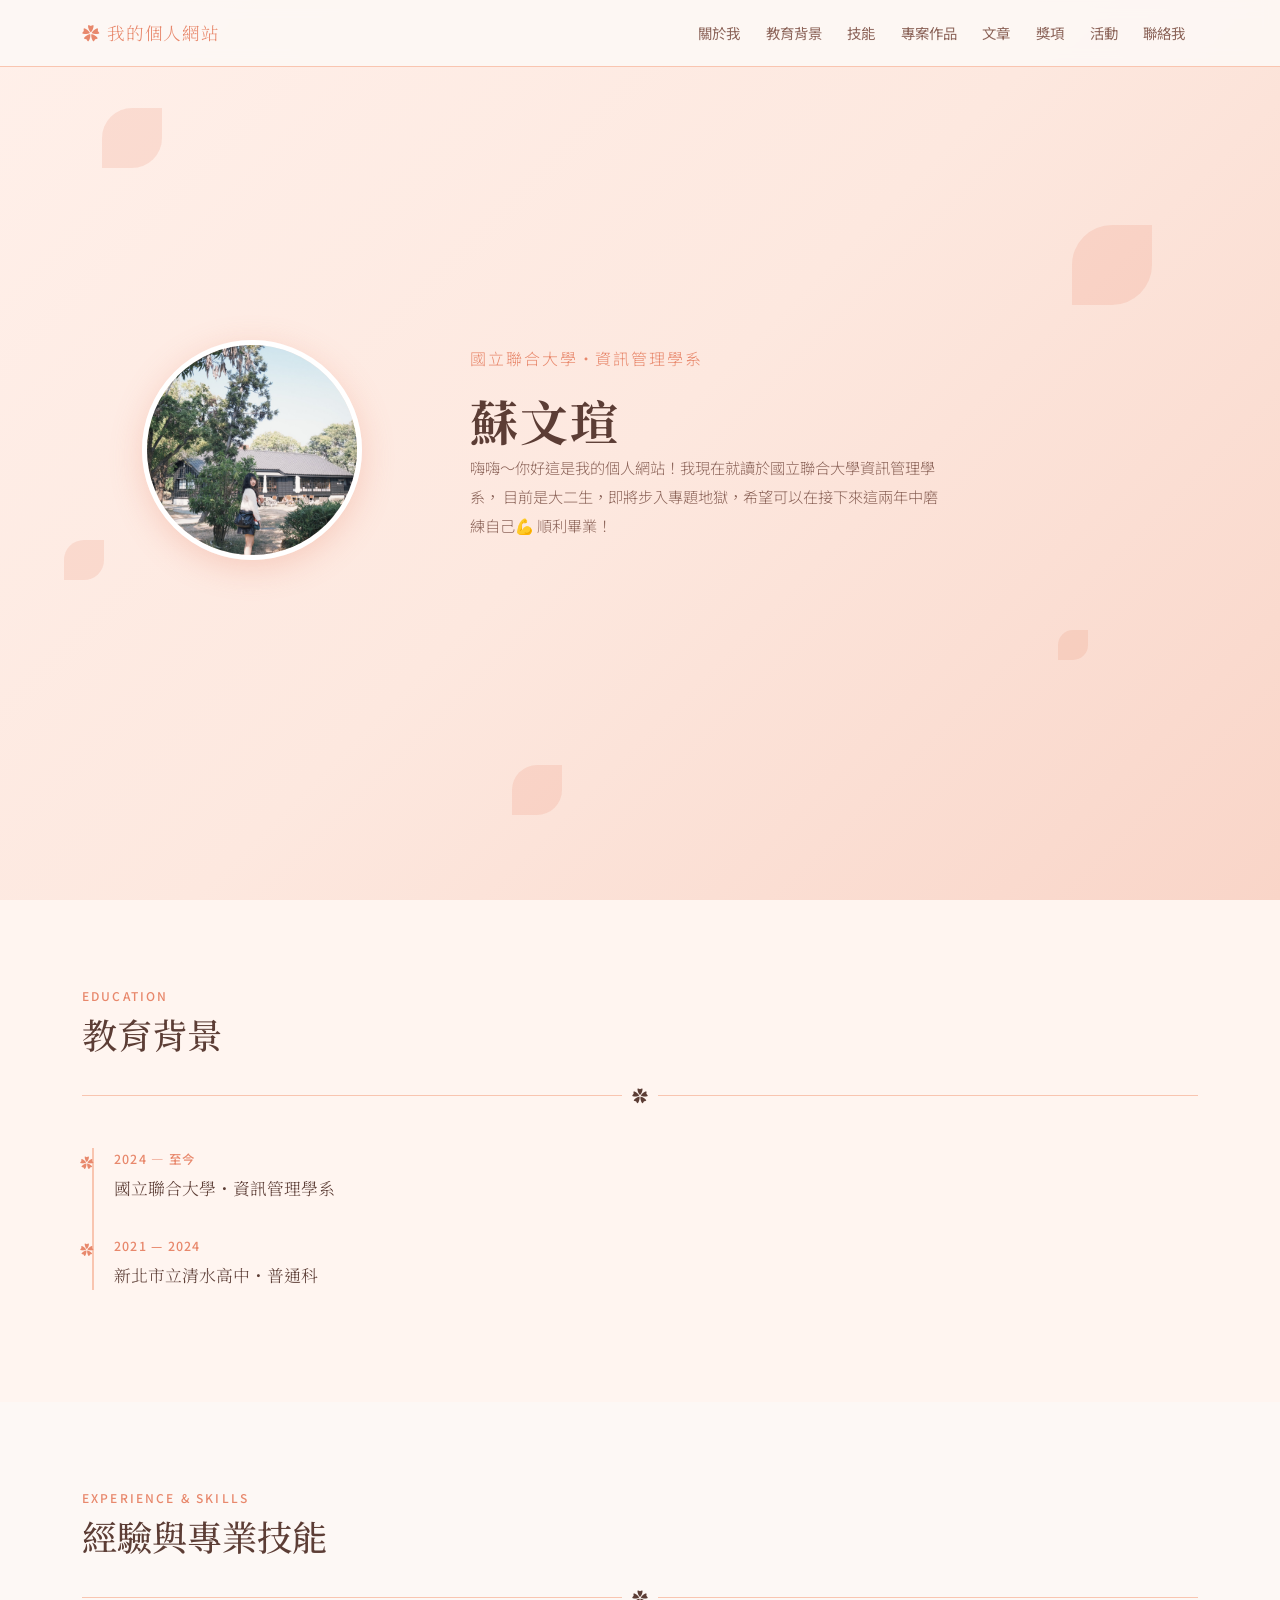
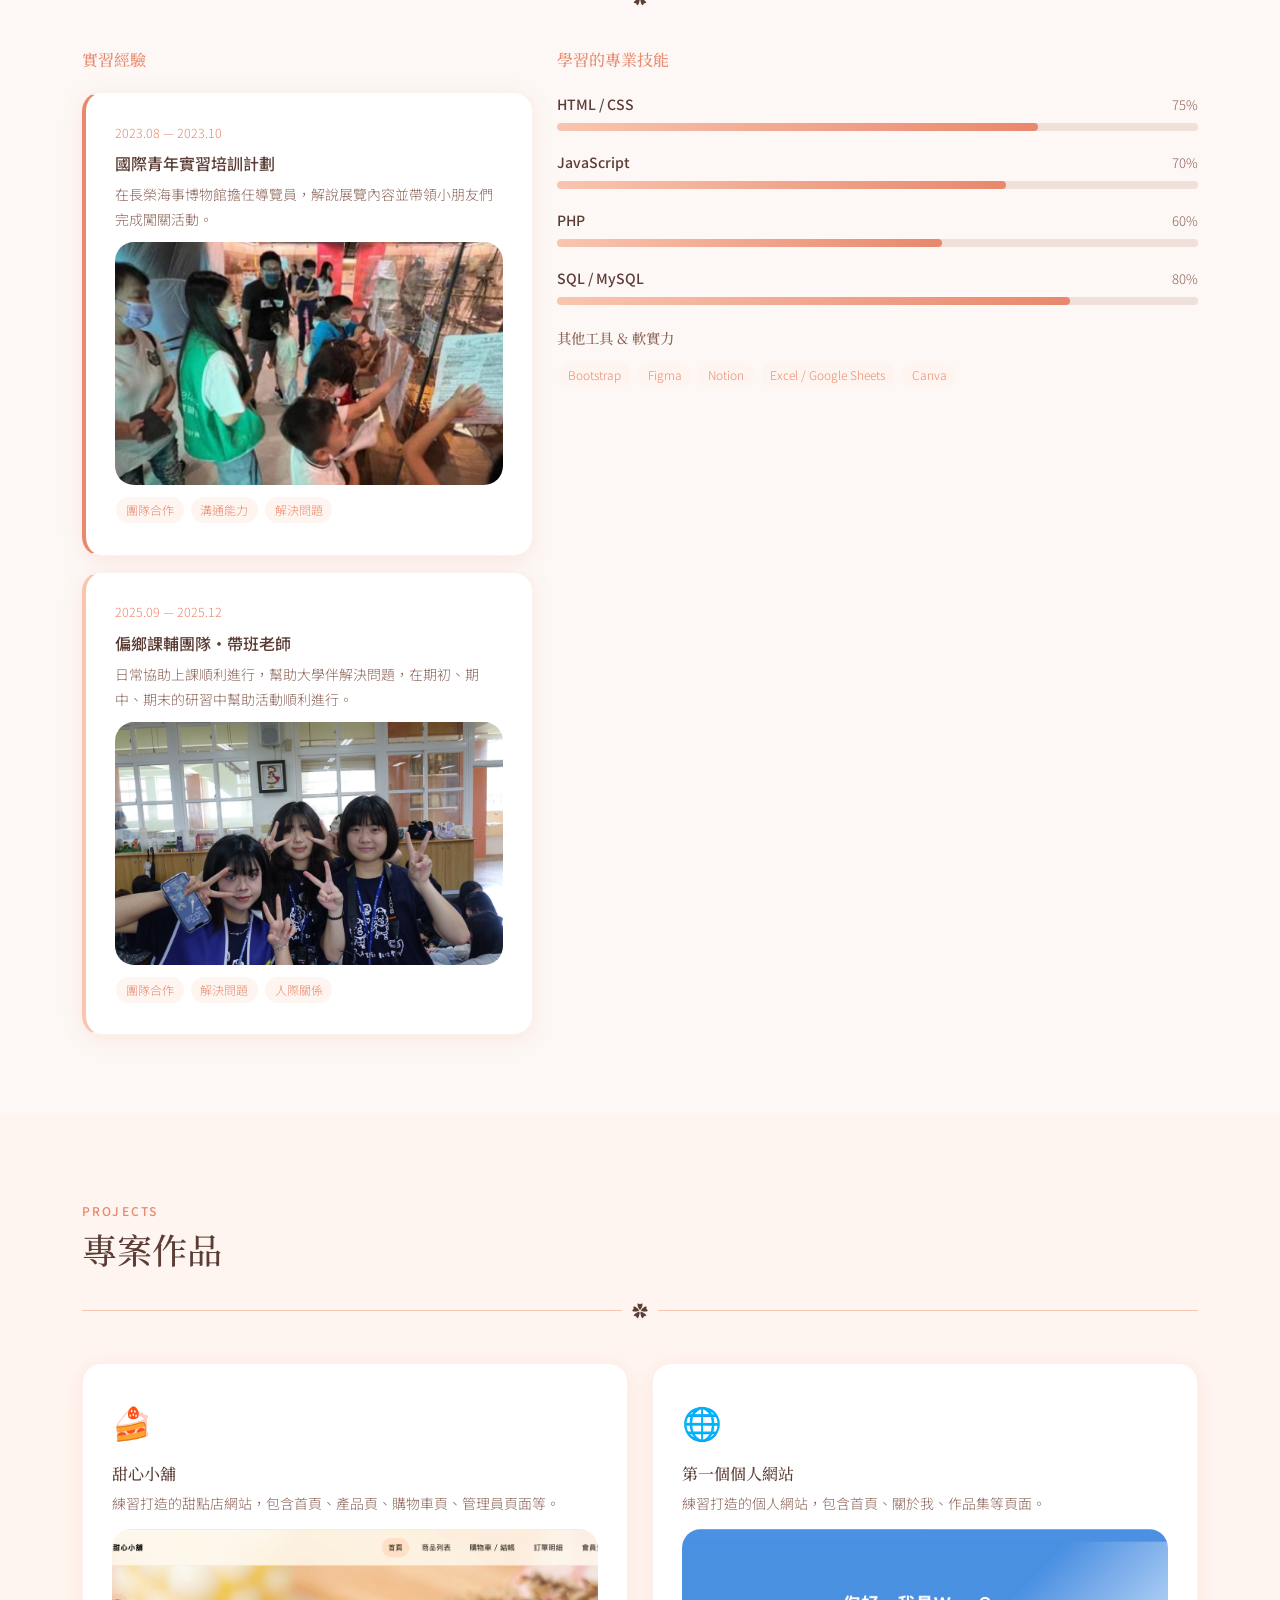
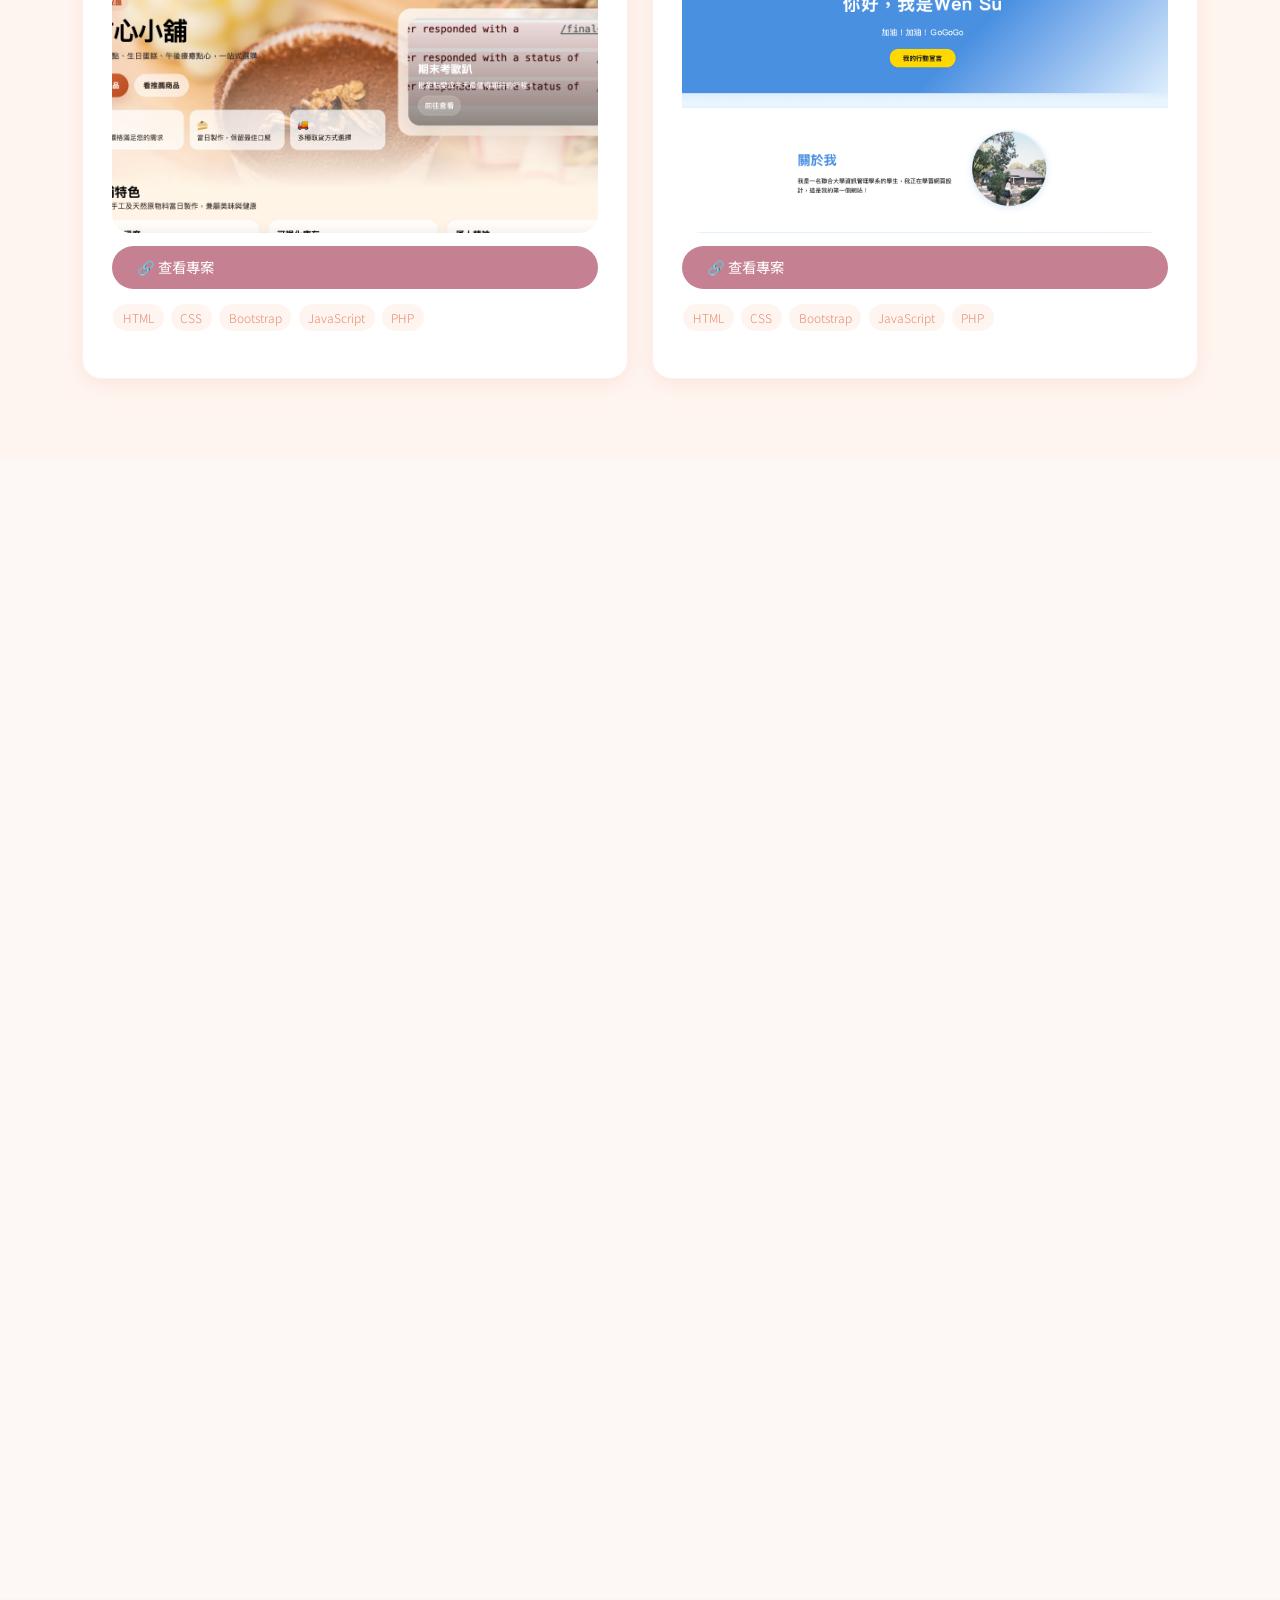
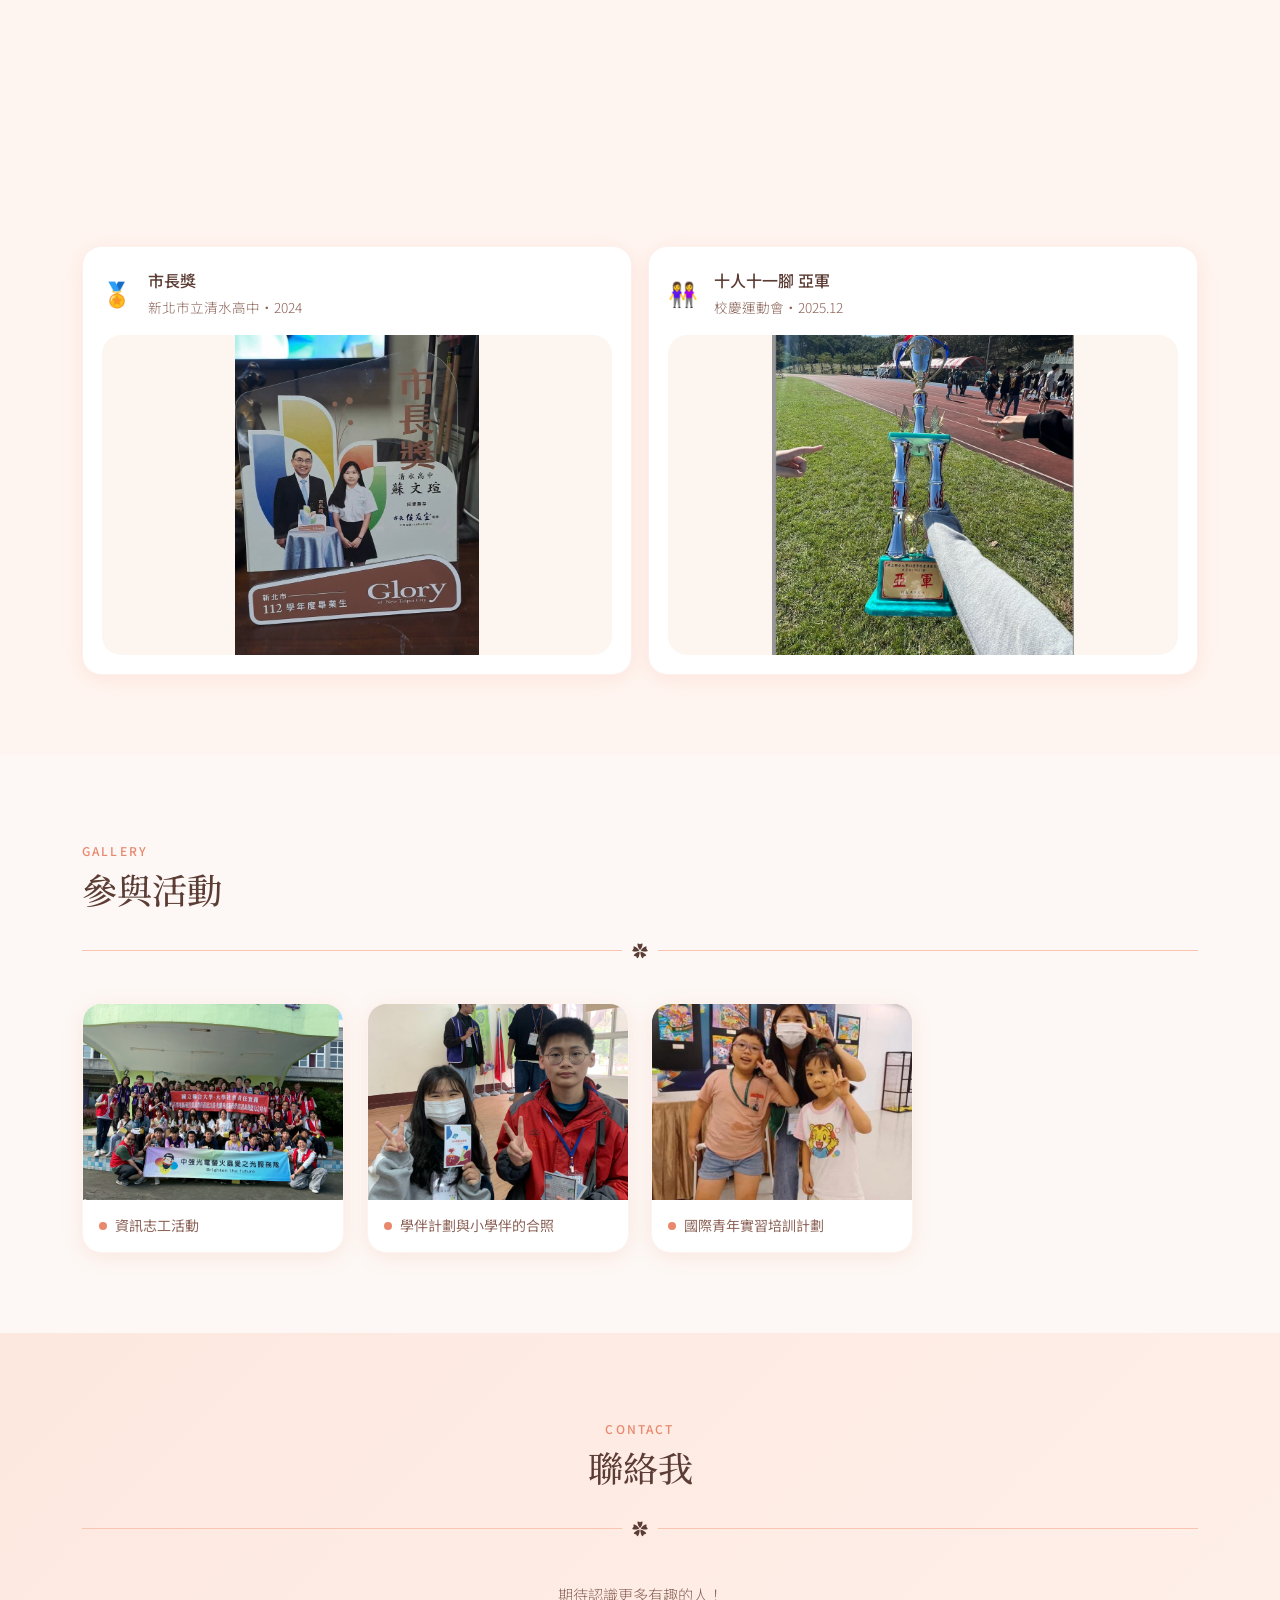
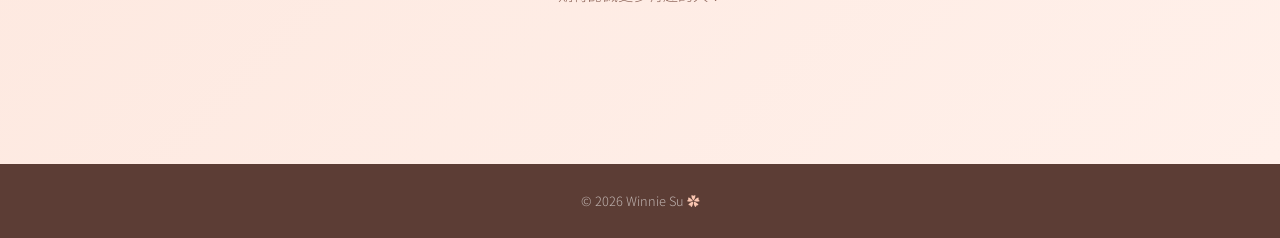
<file: index.html>
<!DOCTYPE html>
<html lang="zh-TW">

<head>
  <meta charset="UTF-8" />
  <meta name="viewport" content="width=device-width, initial-scale=1.0" />
  <title>關於我 ✿ 個人網站</title>

  <link href="https://cdn.jsdelivr.net/npm/bootstrap@5.3.3/dist/css/bootstrap.min.css" rel="stylesheet" />
  <link href="https://fonts.googleapis.com/css2?family=Noto+Serif+TC:wght@400;700&family=Noto+Sans+TC:wght@300;400;500&display=swap" rel="stylesheet" />
  <link rel="stylesheet" href="style.css" />
</head>
<body>

<!-- Navbar -->
<nav class="navbar navbar-expand-lg fixed-top">
  <div class="container">
    <a class="navbar-brand" href="#hero">✿ 我的個人網站</a>
    <button class="navbar-toggler" type="button" data-bs-toggle="collapse" data-bs-target="#navMenu">
      <span class="navbar-toggler-icon"></span>
    </button>
    <div class="collapse navbar-collapse" id="navMenu">
      <ul class="navbar-nav ms-auto">
        <li class="nav-item"><a class="nav-link" href="#hero">關於我</a></li>
        <li class="nav-item"><a class="nav-link" href="#education">教育背景</a></li>
        <li class="nav-item"><a class="nav-link" href="#skills">技能</a></li>
        <li class="nav-item"><a class="nav-link" href="#projects">專案作品</a></li>
        <li class="nav-item"><a class="nav-link" href="#article">文章</a></li>
        <li class="nav-item"><a class="nav-link" href="#awards">獎項</a></li>
        <li class="nav-item"><a class="nav-link" href="#gallery">活動</a></li>
        <li class="nav-item"><a class="nav-link" href="#contact">聯絡我</a></li>
      </ul>
    </div>
  </div>
</nav>

<!-- Hero -->
<section id="hero">
  <div class="petal"></div><div class="petal"></div><div class="petal"></div>
  <div class="petal"></div><div class="petal"></div>
  <div class="container">
    <div class="row align-items-center g-5">
      <div class="col-lg-4 text-center">
        <img src="images/S__76980257.jpg" alt="本人照片" class="hero-avatar">
      </div>
      <div class="col-lg-8">
        <p class="hero-sub">國立聯合大學・資訊管理學系</p>
        <h1 class="hero-name">蘇文瑄</h1>
        <p class="hero-bio">
          嗨嗨～你好這是我的個人網站！我現在就讀於國立聯合大學資訊管理學系，
          目前是大二生，即將步入專題地獄，希望可以在接下來這兩年中磨練自己💪 順利畢業！
        </p>
      </div>
    </div>
  </div>
</section>

<!-- 教育背景 -->
<section id="education">
  <div class="container">
    <div class="reveal">
      <p class="sec-label">Education</p>
      <h2 class="sec-title">教育背景</h2>
      <div class="petal-divider"><span>✿</span></div>
    </div>
    <div class="row g-4">
      <div class="col-lg-6 reveal">
        <div class="timeline">
          <div class="tl-item">
            <p class="tl-year">2024 — 至今</p>
            <p class="tl-title">國立聯合大學・資訊管理學系</p>
          </div>
          <div class="tl-item">
            <p class="tl-year">2021 — 2024</p>
            <p class="tl-title">新北市立清水高中・普通科</p>
          </div>
        </div>
      </div>
    </div>
  </div>
</section>

<!-- 經驗與技能 -->
<section id="skills">
  <div class="container">
    <div class="reveal">
      <p class="sec-label">Experience &amp; Skills</p>
      <h2 class="sec-title">經驗與專業技能</h2>
      <div class="petal-divider"><span>✿</span></div>
    </div>
    <div class="row g-4">
      <div class="col-lg-5 reveal">
        <h4 style="font-size:1rem;color:var(--coral);margin-bottom:1.4rem;">實習經驗</h4>
        <div class="cute-card mb-3" style="border-left:4px solid var(--coral);">
          <p style="font-size:.78rem;color:var(--coral);margin-bottom:.3rem;">2023.08 — 2023.10</p>
          <p style="font-weight:500;margin-bottom:.3rem;">國際青年實習培訓計劃</p>
          <p style="font-size:.87rem;color:var(--brown-lt);margin-bottom:.6rem;">
            在長榮海事博物館擔任導覽員，解說展覽內容並帶領小朋友們完成闖關活動。
          </p>
          <img src="images/0619.png" alt="國際青年實習培訓計劃" style="width:100%;border-radius:var(--radius);margin-bottom:.6rem;object-fit:cover;aspect-ratio:16/10;">
          <span class="card-tag">團隊合作</span>
          <span class="card-tag">溝通能力</span>
          <span class="card-tag">解決問題</span>
        </div>
        <div class="cute-card" style="border-left:4px solid var(--coral-lt);">
          <p style="font-size:.78rem;color:var(--coral);margin-bottom:.3rem;">2025.09 — 2025.12</p>
          <p style="font-weight:500;margin-bottom:.3rem;">偏鄉課輔團隊・帶班老師</p>
          <p style="font-size:.87rem;color:var(--brown-lt);margin-bottom:.6rem;">
            日常協助上課順利進行，幫助大學伴解決問題，在期初、期中、期末的研習中幫助活動順利進行。
          </p>
          <img src="images/5AAA.JPEG" alt="教育部數位學伴計劃" style="width:100%;border-radius:var(--radius);margin-bottom:.6rem;object-fit:cover;aspect-ratio:16/10;">
          <span class="card-tag">團隊合作</span>
          <span class="card-tag">解決問題</span>
          <span class="card-tag">人際關係</span>
        </div>
      </div>

      <div class="col-lg-7 reveal">
        <h4 style="font-size:1rem;color:var(--coral);margin-bottom:1.4rem;">學習的專業技能</h4>
        <div class="mb-4">
          <div class="skill-item">
            <div class="skill-name">HTML / CSS <span>75%</span></div>
            <div class="skill-bar"><div class="skill-fill" style="width:75%"></div></div>
          </div>
          <div class="skill-item">
            <div class="skill-name">JavaScript <span>70%</span></div>
            <div class="skill-bar"><div class="skill-fill" style="width:70%"></div></div>
          </div>
          <div class="skill-item">
            <div class="skill-name">PHP <span>60%</span></div>
            <div class="skill-bar"><div class="skill-fill" style="width:60%"></div></div>
          </div>
          <div class="skill-item">
            <div class="skill-name">SQL / MySQL <span>80%</span></div>
            <div class="skill-bar"><div class="skill-fill" style="width:80%"></div></div>
          </div>
        </div>
        <h4 style="font-size:.9rem;color:var(--brown-lt);margin-bottom:.8rem;">其他工具 &amp; 軟實力</h4>
        <div>
          <span class="card-tag">Bootstrap</span>
          <span class="card-tag">Figma</span>
          <span class="card-tag">Notion</span>
          <span class="card-tag">Excel / Google Sheets</span>
          <span class="card-tag">Canva</span>
        </div>
      </div>
    </div>
  </div>
</section>

<!-- 專案作品 -->
<section id="projects">
  <div class="container">
    <div class="reveal">
      <p class="sec-label">Projects</p>
      <h2 class="sec-title">專案作品</h2>
      <div class="petal-divider"><span>✿</span></div>
    </div>
    <div class="row g-4">
      <div class="col-md-6 reveal">
        <div class="cute-card d-flex flex-column h-100">
          <span class="card-icon">🍰</span>
          <h5 style="font-family:'Noto Serif TC',serif;font-size:1rem;margin-bottom:.5rem;">甜心小舖</h5>
          <p style="font-size:.87rem;color:var(--brown-lt);margin-bottom:.8rem;">
            練習打造的甜點店網站，包含首頁、產品頁、購物車頁、管理員頁面等。
          </p>
          <img src="images/2026-06-19 11.05.30.png" alt="甜心小舖" style="width:100%;border-radius:var(--radius);margin-bottom:.8rem;object-fit:cover;aspect-ratio:16/10;">
          <a href="https://github.com/Suuu2006/114-2_PHP_finalProject.git" target="_blank" class="btn-coral" style="background-color:#c58192;margin-bottom:.8rem;">
            🔗 查看專案
          </a>
          <div class="mb-3">
            <span class="card-tag">HTML</span>
            <span class="card-tag">CSS</span>
            <span class="card-tag">Bootstrap</span>
            <span class="card-tag">JavaScript</span>
            <span class="card-tag">PHP</span>
          </div>
        </div>
      </div>
      <div class="col-md-6 reveal">
        <div class="cute-card d-flex flex-column h-100">
          <span class="card-icon">🌐</span>
          <h5 style="font-family:'Noto Serif TC',serif;font-size:1rem;margin-bottom:.5rem;">第一個個人網站</h5>
          <p style="font-size:.87rem;color:var(--brown-lt);margin-bottom:.8rem;">
            練習打造的個人網站，包含首頁、關於我、作品集等頁面。
          </p>
          <img src="images/截圖 2026-06-19 上午11.35.55.png" alt="第一個個人網站" style="width:100%;border-radius:var(--radius);margin-bottom:.8rem;object-fit:cover;aspect-ratio:16/10;">
          <a href="assignment-2-main/main.html" target="_blank" class="btn-coral" style="background-color:#c58192;margin-bottom:.8rem;">
            🔗 查看專案
          </a>
          <div class="mb-3">
            <span class="card-tag">HTML</span>
            <span class="card-tag">CSS</span>
            <span class="card-tag">Bootstrap</span>
            <span class="card-tag">JavaScript</span>
            <span class="card-tag">PHP</span>
          </div>
        </div>
      </div>
    </div>
  </div>
</section>

<!-- 文章 -->
<section id="article">
  <div class="container">
    <div class="reveal">
      <p class="sec-label">Article</p>
      <h2 class="sec-title">文章</h2>
      <div class="petal-divider"><span>✿</span></div>
    </div>
    <div class="row justify-content-center reveal">
      <div class="col-lg-8">
        <div class="cute-card" style="border-left:4px solid var(--coral);padding:2rem 2rem 1.6rem;">
          <div style="display:flex;align-items:center;gap:.6rem;margin-bottom:1.2rem;">
            <span style="font-size:1.3rem;">📝</span>
            <span style="font-size:.78rem;color:var(--coral);font-weight:500;letter-spacing:.05em;">心得分享</span>
          </div>
          <h5 style="font-family:'Noto Serif TC',serif;font-size:1.25rem;line-height:1.6;margin-bottom:.4rem;">
            為什麼來讀資管系？
          </h5>
          <p style="font-size:.82rem;color:var(--coral);margin-bottom:1.6rem;font-weight:500;">
            讀了兩年的心得
          </p>
          <hr style="border:none;border-top:1px dashed var(--coral-lt);margin-bottom:1.6rem;">
          <div style="margin-bottom:1.4rem;">
            <p style="font-size:.78rem;color:var(--coral);font-weight:500;margin-bottom:.4rem;letter-spacing:.05em;">✦ 為什麼選擇資管系</p>
            <p style="font-size:.92rem;color:var(--brown-lt);line-height:2;margin:0;">
              身為社會組出身的學生，我在選填志願時，並不傾向純文學領域，因此優先排除了歷史、哲學與法律等科系，轉而考慮商管相關領域。起初，我的目標是就讀企業管理系，但在進一步思考後，我希望所學能兼具實務技能與專業性，因此最終選擇了資訊管理系。
            </p>
          </div>
          <div style="margin-bottom:1.4rem;">
            <p style="font-size:.78rem;color:var(--coral);font-weight:500;margin-bottom:.4rem;letter-spacing:.05em;">✦ 學習的挑戰</p>
            <p style="font-size:.92rem;color:var(--brown-lt);line-height:2;margin:0;">
              在就讀聯大資管系的這兩年中，我接觸了多項資訊技術相關課程，例如程式設計、資料處理與系統應用等。這些課程對我而言具有一定挑戰性，尤其在邏輯思考與程式設計能力方面，需要投入比以往更多的時間與心力。老實說，學習過程並不輕鬆，甚至一度感到壓力與挫折。
            </p>
          </div>
          <div style="margin-bottom:1.4rem;">
            <p style="font-size:.78rem;color:var(--coral);font-weight:500;margin-bottom:.4rem;letter-spacing:.05em;">✦ 收穫與成長</p>
            <p style="font-size:.92rem;color:var(--brown-lt);line-height:2;margin:0;">
              然而，也正是在這樣的過程中，我逐漸培養了解決問題的能力與耐心，並對資訊科技在商業領域的應用有了更深入的理解。此外，良好的同儕學習環境也成為我持續前進的重要支持。在與同學互相討論、共同完成作業的過程中，不僅提升了學習效率，也讓這段求學歷程更加充實。
            </p>
          </div>
          <div style="margin-bottom:1.6rem;">
            <p style="font-size:.78rem;color:var(--coral);font-weight:500;margin-bottom:.4rem;letter-spacing:.05em;">✦ 展望未來</p>
            <p style="font-size:.92rem;color:var(--brown-lt);line-height:2;margin:0;">
              整體而言，資管系不僅讓我學習到跨領域的知識，也讓我體會到結合管理與科技的重要性。未來，我希望能持續精進自身專業能力，並將所學應用於實務，提升自身在職場上的競爭力。
            </p>
          </div>
          <div style="border-top:1px dashed var(--coral-lt);padding-top:1rem;">
            <span class="card-tag">學習心得</span>
            <span class="card-tag">資訊管理</span>
            <span class="card-tag">大學生活</span>
          </div>
        </div>
      </div>
    </div>
  </div>
</section>

<!-- 獲獎榮譽 -->
<section id="awards">
  <div class="container">
    <div class="reveal">
      <p class="sec-label">Awards &amp; Honors</p>
      <h2 class="sec-title">獲獎與榮譽</h2>
      <div class="petal-divider"><span>✿</span></div>
    </div>
    <div class="row g-3">

      <!-- 市長獎：圖片完整顯示，icon + 文字在上，圖片在下 -->
      <div class="col-md-6 reveal">
        <div class="cute-card" style="padding:1.2rem;">
          <div class="d-flex align-items-center gap-3 mb-3">
            <div class="award-icon">🏅</div>
            <div>
              <p class="award-name" style="margin:0;">市長獎</p>
              <p class="award-detail" style="margin:0;">新北市立清水高中・2024</p>
            </div>
          </div>
          <img src="images/IMG_9122.jpg" alt="市長獎"
               style="width:100%;border-radius:var(--radius);object-fit:contain;max-height:320px;background:#fdf6f0;">
        </div>
      </div>

      <!-- 十人十一腳：維持原本結構 -->
      <div class="col-md-6 reveal">
        <div class="cute-card" style="padding:1.2rem;">
          <div class="d-flex align-items-center gap-3 mb-3">
            <div class="award-icon">👭</div>
            <div>
              <p class="award-name" style="margin:0;">十人十一腳 亞軍</p>
              <p class="award-detail" style="margin:0;">校慶運動會・2025.12</p>
            </div>
          </div>
          <img src="images/截圖 2026-06-19 上午11.31.46.png" alt="十人十一腳 亞軍"
               style="width:100%;border-radius:var(--radius);object-fit:contain;max-height:320px;background:#fdf6f0;">
        </div>
      </div>

    </div>
  </div>
</section>

<!-- 活動照片 -->
<section id="gallery">
  <div class="container">
    <div class="reveal">
      <p class="sec-label">Gallery</p>
      <h2 class="sec-title">參與活動</h2>
      <div class="petal-divider"><span>✿</span></div>
    </div>
    <div class="photo-grid reveal">
      <div class="photo-card">
        <img src="images/IMG_8535.JPG" alt="資訊志工活動">
        <div class="photo-card-body">
          <div class="photo-dot"></div>
          <p>資訊志工活動</p>
        </div>
      </div>
      <div class="photo-card">
        <img src="images/0329.jpg" alt="學伴計劃與小學伴的合照">
        <div class="photo-card-body">
          <div class="photo-dot"></div>
          <p>學伴計劃與小學伴的合照</p>
        </div>
      </div>
      <div class="photo-card">
        <img src="images/0619-2.png" alt="國際青年實習培訓計劃">
        <div class="photo-card-body">
          <div class="photo-dot"></div>
          <p>國際青年實習培訓計劃</p>
        </div>
      </div>
    </div>
  </div>
</section>

<!-- 聯絡我 -->
<section id="contact">
  <div class="container">
    <div class="reveal">
      <p class="sec-label">Contact</p>
      <h2 class="sec-title">聯絡我</h2>
      <div class="petal-divider"><span>✿</span></div>
      <p style="font-size:.95rem;color:var(--brown-lt);max-width:480px;margin:0 auto 2rem;">
        期待認識更多有趣的人！
      </p>
    </div>
    <div class="row justify-content-center g-3 reveal">
      <div class="col-auto">
        <a href="mailto:wenxuan91323@gmail.com" class="btn-coral" style="background-color:#c58192;">wenxuan91323@gmail.com</a>
      </div>
      <div class="col-auto">
        <a href="https://www.instagram.com/_wen_su/" target="_blank" class="btn-coral" style="background:#c58192;">
          📷 Instagram @_wen_su
        </a>
      </div>
    </div>
  </div>
</section>

<!-- Footer -->
<footer>
  <p class="mb-0">© 2026 Winnie Su <span>✿</span></p>
</footer>

<script src="https://cdn.jsdelivr.net/npm/bootstrap@5.3.3/dist/js/bootstrap.bundle.min.js"></script>
<script>
  const reveals = document.querySelectorAll('.reveal');
  const observer = new IntersectionObserver((entries) => {
    entries.forEach(e => {
      if (e.isIntersecting) { e.target.classList.add('visible'); observer.unobserve(e.target); }
    });
  }, { threshold: 0.1 });
  reveals.forEach(el => observer.observe(el));

  document.querySelectorAll('.nav-link').forEach(link => {
    link.addEventListener('click', () => {
      const nav = document.getElementById('navMenu');
      if (nav.classList.contains('show')) nav.classList.remove('show');
    });
  });
</script>
</body>
</html>
</file>
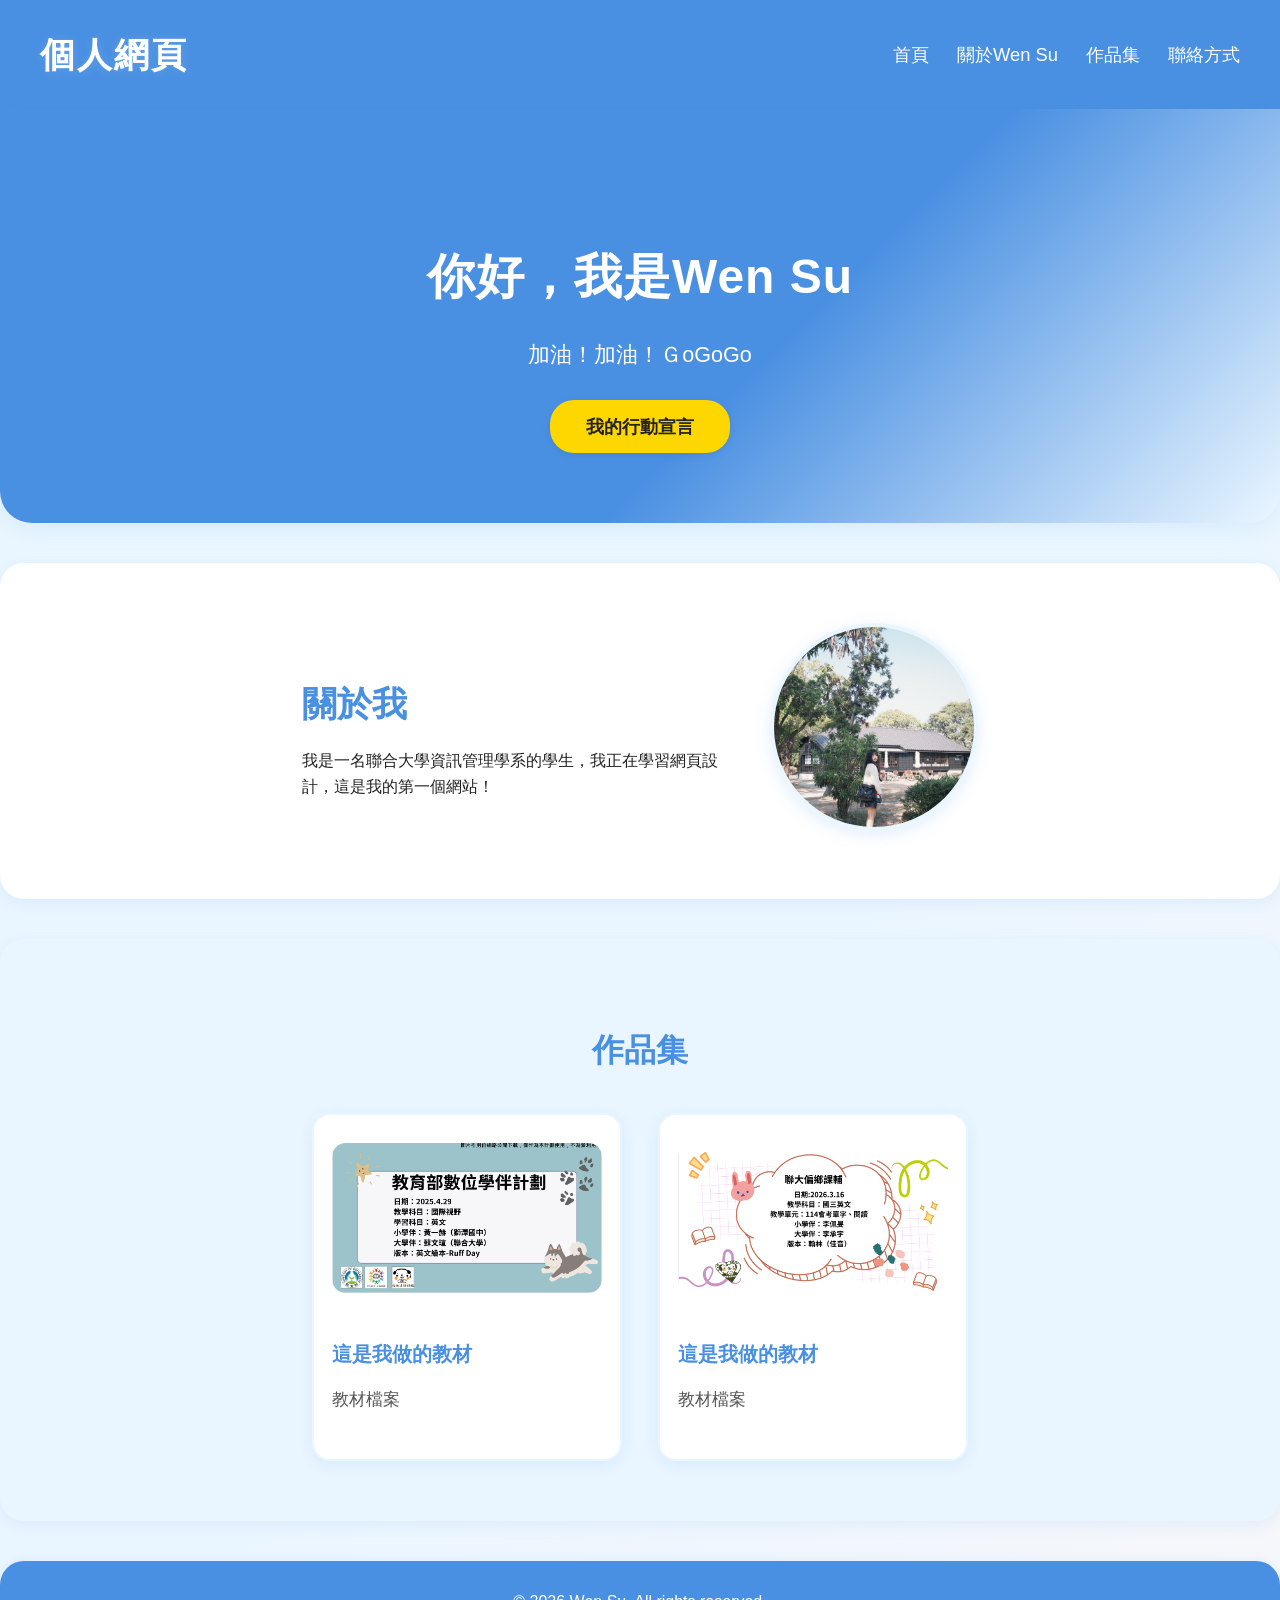
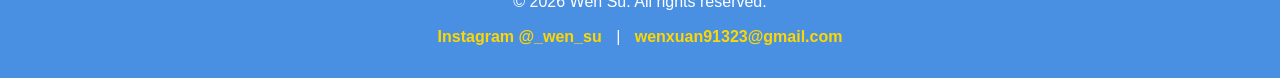
<file: assignment-2-main/main.html>
<!DOCTYPE html>
<html lang="zh-TW">
<head>
    <meta charset="UTF-8">
    <meta name="viewport" content="width=device-width, initial-scale=1.0">
    <link rel="stylesheet" href="style.css">
    <title>我的個人作品集</title>
</head>
<body>
    <!-- header: 導覽列，可放Logo與選單名稱 -->
    <header>
        <div class="logo">個人網頁</div>
        <nav>
            <ul>
                <li><a href="#hero">首頁</a></li>
                <li><a href="#about">關於Wen Su</a></li>
                <li><a href="#portfolio">作品集</a></li>
                <li><a href="#contact">聯絡方式</a></li>
            </ul>
        </nav>
    </header>
    <main>
        <!-- hero: 主視覺區，可改大標題、簡介、行動宣言按鈕文字 -->
        <section class="hero" id="hero">
            <h1>你好，我是Wen Su</h1>
            <p>加油！加油！ＧoGoGo</p>
            <button onclick="showPopup()">我的行動宣言</button>
            <div id="popup" class="popup" style="display:none;">
                <div class="popup-content">
                    <span class="close" onclick="closePopup()">&times;</span>
                    <h2>我的行動宣言</h2>
                    <p>勇敢追夢，持續學習，讓每一天都更進步！</p>
                </div>
            </div>
        </section>
        <!-- about: 關於我，左側放文字，右側放照片 -->
        <section class="about" id="about">
            <div class="about-text">
                <h2>關於我</h2>
                <p>我是一名聯合大學資訊管理學系的學生，我正在學習網頁設計，這是我的第一個網站！</p>
            </div>
            <div class="about-photo">
                <img src="S__76980257.jpg" alt="Wen Su">
            </div>
        </section>
        <!-- portfolio: 作品集，卡片式設計，每個作品可放圖片、標題、描述 -->
        <section class="portfolio" id="portfolio">
            <h2>作品集</h2>
            <div class="card-container">
                <div class="card">
                    <img src="作品1.png" alt="作品1">
                    <h3>這是我做的教材</h3>
                    <p>教材檔案</p>
                </div>
                <div class="card">
                    <img src="作品2.png" alt="作品2">
                    <h3>這是我做的教材</h3>
                    <p>教材檔案</p>
                </div>
                <!-- 可複製card區塊新增更多作品 -->
            </div>
        </section>
        
    </main>
    <!-- footer: 頁腳，可放版權宣告與社群連結 -->
    <footer id="contact">
        <div class="copyright">&copy; 2026 Wen Su. All rights reserved.</div>
        <div class="social">
            <a href="https://www.instagram.com/_wen_su/" target="_blank">Instagram @_wen_su</a> |
            <a href="mailto:wenxuan91323@gmail.com">wenxuan91323@gmail.com</a>
        </div>
    </footer>
    <script>
        function showPopup() {
            document.getElementById('popup').style.display = 'block';
        }
        function closePopup() {
            document.getElementById('popup').style.display = 'none';
        }
    </script>
</body>
</html>
</file>
<file: style.css>
:root {
    --coral: #E8886C;
    --coral-lt: #F9C5B0;
    --coral-pale: #FFF5F0;
    --coral-card: #F0E0DA;
    --brown: #5C3D35;
    --brown-lt: #8C6459;
    --cream: #FDF8F5;
    --white: #FFFFFF;
    --radius: 1.2rem;
    --shadow: 0 4px 20px rgba(232, 136, 108, .15);
}

* {
    box-sizing: border-box;
}

html {
    scroll-behavior: smooth;
}

body {
    font-family: 'Noto Sans TC', sans-serif;
    background: var(--cream);
    color: var(--brown);
    font-weight: 300;
    line-height: 1.8;
}

h1,
h2,
h3,
h4 {
    font-family: 'Noto Serif TC', serif;
    color: var(--brown);
}

a {
    color: var(--coral);
    text-decoration: none;
}

a:hover {
    color: var(--brown);
}

/* ── Navbar ── */
.navbar {
    background: rgba(253, 248, 245, .92);
    backdrop-filter: blur(8px);
    border-bottom: 1px solid var(--coral-lt);
    padding: .75rem 0;
}

.navbar-brand {
    font-family: 'Noto Serif TC', serif;
    font-size: 1.1rem;
    color: var(--coral) !important;
    letter-spacing: .05em;
}

.nav-link {
    color: var(--brown-lt) !important;
    font-size: .9rem;
    font-weight: 400;
    padding: .25rem .8rem !important;
    transition: color .2s;
}

.nav-link:hover {
    color: var(--coral) !important;
}

.navbar-toggler {
    border-color: var(--coral-lt);
}

.navbar-toggler-icon {
    background-image: url("data:image/svg+xml,%3Csvg xmlns='http://www.w3.org/2000/svg' viewBox='0 0 30 30'%3E%3Cpath stroke='%23E8886C' stroke-width='2' d='M4 7h22M4 15h22M4 23h22'/%3E%3C/svg%3E");
}

/* ── Section ── */
section {
    padding: 80px 0;
}

section:nth-of-type(even) {
    background: var(--coral-pale);
}

.sec-label {
    display: inline-block;
    font-size: .75rem;
    letter-spacing: .18em;
    text-transform: uppercase;
    color: var(--coral);
    font-weight: 500;
    margin-bottom: .4rem;
}

.sec-title {
    font-size: clamp(1.6rem, 3vw, 2.2rem);
    margin-bottom: 1.6rem;
}

.petal-divider {
    display: flex;
    align-items: center;
    gap: .6rem;
    margin-bottom: 2.4rem;
}

.petal-divider::before,
.petal-divider::after {
    content: '';
    flex: 1;
    height: 1px;
    background: var(--coral-lt);
}

.petal-divider span {
    font-size: 1rem;
}

/* ── Hero ── */
#hero {
    min-height: 100vh;
    background: linear-gradient(135deg, #FFF0EA 0%, #FDE8DF 50%, #F9D5C8 100%);
    display: flex;
    align-items: center;
    padding-top: 80px;
    position: relative;
    overflow: hidden;
}

.petal {
    position: absolute;
    border-radius: 50% 0 50% 0;
    opacity: .18;
    animation: float 6s ease-in-out infinite;
    background: var(--coral);
}

.petal:nth-child(1) {
    width: 60px;
    height: 60px;
    top: 12%;
    left: 8%;
    animation-delay: 0s;
}

.petal:nth-child(2) {
    width: 40px;
    height: 40px;
    top: 60%;
    left: 5%;
    animation-delay: 1.5s;
}

.petal:nth-child(3) {
    width: 80px;
    height: 80px;
    top: 25%;
    right: 10%;
    animation-delay: 3s;
}

.petal:nth-child(4) {
    width: 30px;
    height: 30px;
    top: 70%;
    right: 15%;
    animation-delay: .8s;
}

.petal:nth-child(5) {
    width: 50px;
    height: 50px;
    top: 85%;
    left: 40%;
    animation-delay: 2s;
}

@keyframes float {

    0%,
    100% {
        transform: translateY(0) rotate(0deg);
    }

    50% {
        transform: translateY(-18px) rotate(8deg);
    }
}

.hero-avatar {
    width: 220px;
    height: 220px;
    border-radius: 50%;
    object-fit: cover;
    border: 5px solid var(--white);
    box-shadow: 0 8px 32px rgba(232, 136, 108, .3);
}

.hero-name {
    font-size: clamp(2rem, 5vw, 3rem);
    font-weight: 700;
    letter-spacing: .04em;
    margin-bottom: .2rem;
}

.hero-sub {
    color: var(--coral);
    font-size: 1rem;
    letter-spacing: .12em;
    margin-bottom: 1.2rem;
}

.hero-bio {
    font-size: .95rem;
    color: var(--brown-lt);
    max-width: 480px;
    line-height: 1.9;
}

.btn-coral {
    background: var(--coral);
    color: #fff;
    border: none;
    border-radius: 2rem;
    padding: .55rem 1.6rem;
    font-size: .9rem;
    font-family: 'Noto Sans TC', sans-serif;
    font-weight: 400;
    transition: background .2s, transform .15s;
    display: inline-block;
}

.btn-coral:hover {
    background: var(--brown-lt);
    color: #fff;
    transform: translateY(-2px);
}

/* ── Timeline ── */
.timeline {
    position: relative;
    padding-left: 2rem;
}

.timeline::before {
    content: '';
    position: absolute;
    left: .6rem;
    top: 0;
    bottom: 0;
    width: 2px;
    background: var(--coral-lt);
}

.tl-item {
    position: relative;
    margin-bottom: 2rem;
}

.tl-item::before {
    content: '✿';
    position: absolute;
    left: -2.15rem;
    top: .1rem;
    color: var(--coral);
    font-size: .85rem;
}

.tl-year {
    font-size: .78rem;
    letter-spacing: .1em;
    color: var(--coral);
    font-weight: 500;
    margin-bottom: .15rem;
}

.tl-title {
    font-family: 'Noto Serif TC', serif;
    font-size: 1.05rem;
    margin-bottom: .3rem;
}

/* ── Skills ── */
.skill-item {
    margin-bottom: 1.2rem;
}

.skill-name {
    font-size: .88rem;
    font-weight: 500;
    margin-bottom: .35rem;
    display: flex;
    justify-content: space-between;
    align-items: baseline;
    width: 100%;
}

.skill-name>span {
    color: var(--brown-lt);
    font-weight: 300;
    font-size: .82rem;
    flex-shrink: 0;
    margin-left: .5rem;
}

.skill-bar {
    width: 100%;
    height: 8px;
    background: var(--coral-card);
    border-radius: 4px;
    overflow: hidden;
    display: block;
}

.skill-fill {
    display: block;
    height: 100%;
    background: linear-gradient(90deg, var(--coral-lt), var(--coral));
    border-radius: 4px;
    transition: width 1s ease;
}

/* ── Cards ── */
.cute-card {
    background: var(--white);
    border-radius: var(--radius);
    box-shadow: var(--shadow);
    padding: 1.8rem;
    border: 1px solid rgba(232, 136, 108, .12);
    transition: transform .2s, box-shadow .2s;
}

.cute-card:hover {
    transform: translateY(-4px);
    box-shadow: 0 8px 32px rgba(232, 136, 108, .22);
}

.card-icon {
    font-size: 2rem;
    margin-bottom: .8rem;
    display: block;
}

.card-tag {
    font-size: .75rem;
    background: var(--coral-pale);
    color: var(--coral);
    border-radius: 1rem;
    padding: .15rem .6rem;
    display: inline-block;
    margin: .15rem .1rem;
}

/* ── Awards ── */
.award-item {
    display: flex;
    gap: 1rem;
    align-items: flex-start;
    padding: 1.2rem 1.4rem;
    background: var(--white);
    border-radius: var(--radius);
    border-left: 4px solid var(--coral);
    box-shadow: var(--shadow);
    margin-bottom: 1rem;
    height: 100%;
}

.award-icon {
    font-size: 1.5rem;
    flex-shrink: 0;
}

.award-name {
    font-weight: 500;
    margin-bottom: .2rem;
}

.award-detail {
    font-size: .85rem;
    color: var(--brown-lt);
}

/* ── Gallery ── */
.photo-grid {
    display: grid;
    grid-template-columns: repeat(auto-fill, minmax(260px, 1fr));
    gap: 1.4rem;
}

.photo-card {
    background: var(--white);
    border-radius: var(--radius);
    overflow: hidden;
    box-shadow: var(--shadow);
    border: 1px solid rgba(232, 136, 108, .1);
    transition: transform .25s, box-shadow .25s;
}

.photo-card:hover {
    transform: translateY(-4px);
    box-shadow: 0 8px 28px rgba(232, 136, 108, .22);
}

.photo-card img {
    width: 100%;
    aspect-ratio: 4 / 3;
    object-fit: cover;
    display: block;
}

.photo-card-body {
    padding: .85rem 1rem;
    display: flex;
    align-items: center;
    gap: .5rem;
}

.photo-card-body .photo-dot {
    width: 8px;
    height: 8px;
    border-radius: 50%;
    background: var(--coral);
    flex-shrink: 0;
}

.photo-card-body p {
    margin: 0;
    font-size: .875rem;
    color: var(--brown-lt);
    font-weight: 400;
}

/* ── Contact ── */
#contact {
    background: linear-gradient(135deg, #FDE8DF 0%, #FFF0EA 100%);
    text-align: center;
}

/* ── Footer ── */
footer {
    background: var(--brown);
    color: rgba(255, 255, 255, .6);
    text-align: center;
    font-size: .8rem;
    padding: 1.6rem 0;
}

footer span {
    color: var(--coral-lt);
}

/* ── RWD ── */
@media (max-width: 768px) {
    section {
        padding: 56px 0;
    }

    #hero {
        padding-top: 100px;
        text-align: center;
    }

    .hero-bio {
        margin: 0 auto;
    }

    .hero-avatar {
        margin: 0 auto 1.5rem;
    }

    .photo-grid {
        grid-template-columns: repeat(auto-fill, minmax(200px, 1fr));
        gap: 1rem;
    }
}

@media (max-width: 576px) {
    .hero-avatar {
        width: 160px;
        height: 160px;
    }

    .hero-name {
        font-size: 1.8rem;
    }

    .photo-grid {
        grid-template-columns: 1fr 1fr;
    }
}

/* ── Reveal ── */
.reveal {
    opacity: 0;
    transform: translateY(24px);
    transition: opacity .6s ease, transform .6s ease;
}

.reveal.visible {
    opacity: 1;
    transform: none;
}
</file>
<file: assignment-2-main/style.css>
body {
    margin: 0;
    font-family: 'Segoe UI', '微軟正黑體', Arial, sans-serif;
    background: linear-gradient(135deg, #eaf6ff 60%, #f7f7fa 100%);
    color: #222;
    line-height: 1.6;
}
header {
    display: flex;
    justify-content: space-between;
    align-items: center;
    background: #4a90e2;
    color: #fff;
    padding: 24px 40px;
    box-shadow: 0 2px 8px rgba(0,0,0,0.08);
}
.logo {
    font-size: 2.2rem;
    font-weight: bold;
    letter-spacing: 2px;
    text-shadow: 1px 1px 8px #fff2;
}
nav ul {
    list-style: none;
    display: flex;
    gap: 28px;
}
nav a {
    color: #fff;
    text-decoration: none;
    font-size: 1.15rem;
    font-weight: 500;
    transition: color 0.2s;
}
nav a:hover {
    color: #ffd700;
}
.hero {
    background: linear-gradient(135deg, #4a90e2 60%, #eaf6ff 100%);
    color: #fff;
    text-align: center;
    padding: 90px 20px 70px 20px;
    border-radius: 0 0 32px 32px;
    box-shadow: 0 4px 24px rgba(74,144,226,0.12);
}
.hero h1 {
    font-size: 3rem;
    margin-bottom: 18px;
    letter-spacing: 1px;
}
.hero p {
    font-size: 1.35rem;
    margin-bottom: 28px;
}
.hero button {
    background: #ffd700;
    color: #222;
    border: none;
    padding: 14px 36px;
    font-size: 1.15rem;
    border-radius: 24px;
    cursor: pointer;
    font-weight: bold;
    box-shadow: 0 2px 8px rgba(0,0,0,0.08);
    transition: background 0.2s, transform 0.2s;
}
.hero button:hover {
    background: #ffb700;
    transform: scale(1.05);
}
.about {
    display: flex;
    align-items: center;
    justify-content: center;
    padding: 60px 20px;
    background: #fff;
    gap: 48px;
    border-radius: 24px;
    box-shadow: 0 4px 16px rgba(74,144,226,0.10);
    margin: 40px 0;
}
.about-photo img {
    width: 200px;
    height: 200px;
    border-radius: 50%;
    object-fit: cover;
    box-shadow: 0 4px 16px rgba(74,144,226,0.15);
    border: 4px solid #eaf6ff;
}
.about-text {
    max-width: 420px;
}
.about-text h2 {
    font-size: 2.2rem;
    margin-bottom: 16px;
    color: #4a90e2;
}
.portfolio {
    background: #eaf6ff;
    padding: 60px 20px;
    text-align: center;
    border-radius: 24px;
    box-shadow: 0 4px 16px rgba(74,144,226,0.10);
    margin-bottom: 40px;
}
.portfolio h2 {
    font-size: 2rem;
    margin-bottom: 36px;
    color: #4a90e2;
}
.card-container {
    display: flex;
    justify-content: center;
    gap: 36px;
    flex-wrap: wrap;
}
.card {
    background: #fff;
    border-radius: 18px;
    box-shadow: 0 4px 16px rgba(74,144,226,0.12);
    width: 270px;
    padding: 28px 18px;
    text-align: left;
    transition: transform 0.2s, box-shadow 0.2s;
    border: 2px solid #eaf6ff;
}
.card:hover {
    transform: translateY(-10px);
    box-shadow: 0 8px 24px rgba(74,144,226,0.18);
}
.card img {
    width: 100%;
    height: 150px;
    object-fit: cover;
    border-radius: 14px;
    margin-bottom: 18px;
}
.card h3 {
    font-size: 1.25rem;
    margin-bottom: 10px;
    color: #4a90e2;
}
.card p {
    font-size: 1.05rem;
    color: #555;
}
footer {
    background: #4a90e2;
    color: #fff;
    text-align: center;
    padding: 28px 20px;
    margin-top: 40px;
    border-radius: 24px 24px 0 0;
    box-shadow: 0 -2px 8px rgba(74,144,226,0.08);
}
footer .copyright {
    margin-bottom: 10px;
}
footer .social a {
    color: #ffd700;
    text-decoration: none;
    margin: 0 10px;
    font-weight: bold;
    transition: color 0.2s;
}
footer .social a:hover {
    color: #fff;
}
@media (max-width: 900px) {
    .about {
        flex-direction: column;
        gap: 28px;
    }
    .card-container {
        flex-direction: column;
        align-items: center;
    }
    header {
        flex-direction: column;
        gap: 12px;
        padding: 18px 10px;
    }
}
.popup {
    position: fixed;
    top: 0;
    left: 0;
    width: 100vw;
    height: 100vh;
    background: rgba(0,0,0,0.3);
    display: flex;
    align-items: center;
    justify-content: center;
    z-index: 1000;
}
.popup-content {
    background: #fff;
    padding: 36px 28px;
    border-radius: 18px;
    box-shadow: 0 8px 32px rgba(74,144,226,0.18);
    text-align: center;
    min-width: 320px;
    max-width: 90vw;
    position: relative;
}
.popup-content h2 {
    color: #4a90e2;
    margin-bottom: 16px;
}
.popup-content p {
    font-size: 1.15rem;
    color: #333;
}
.close {
    position: absolute;
    top: 12px;
    right: 18px;
    font-size: 2rem;
    color: #aaa;
    cursor: pointer;
    transition: color 0.2s;
}
.close:hover {
    color: #4a90e2;
}
</file>
